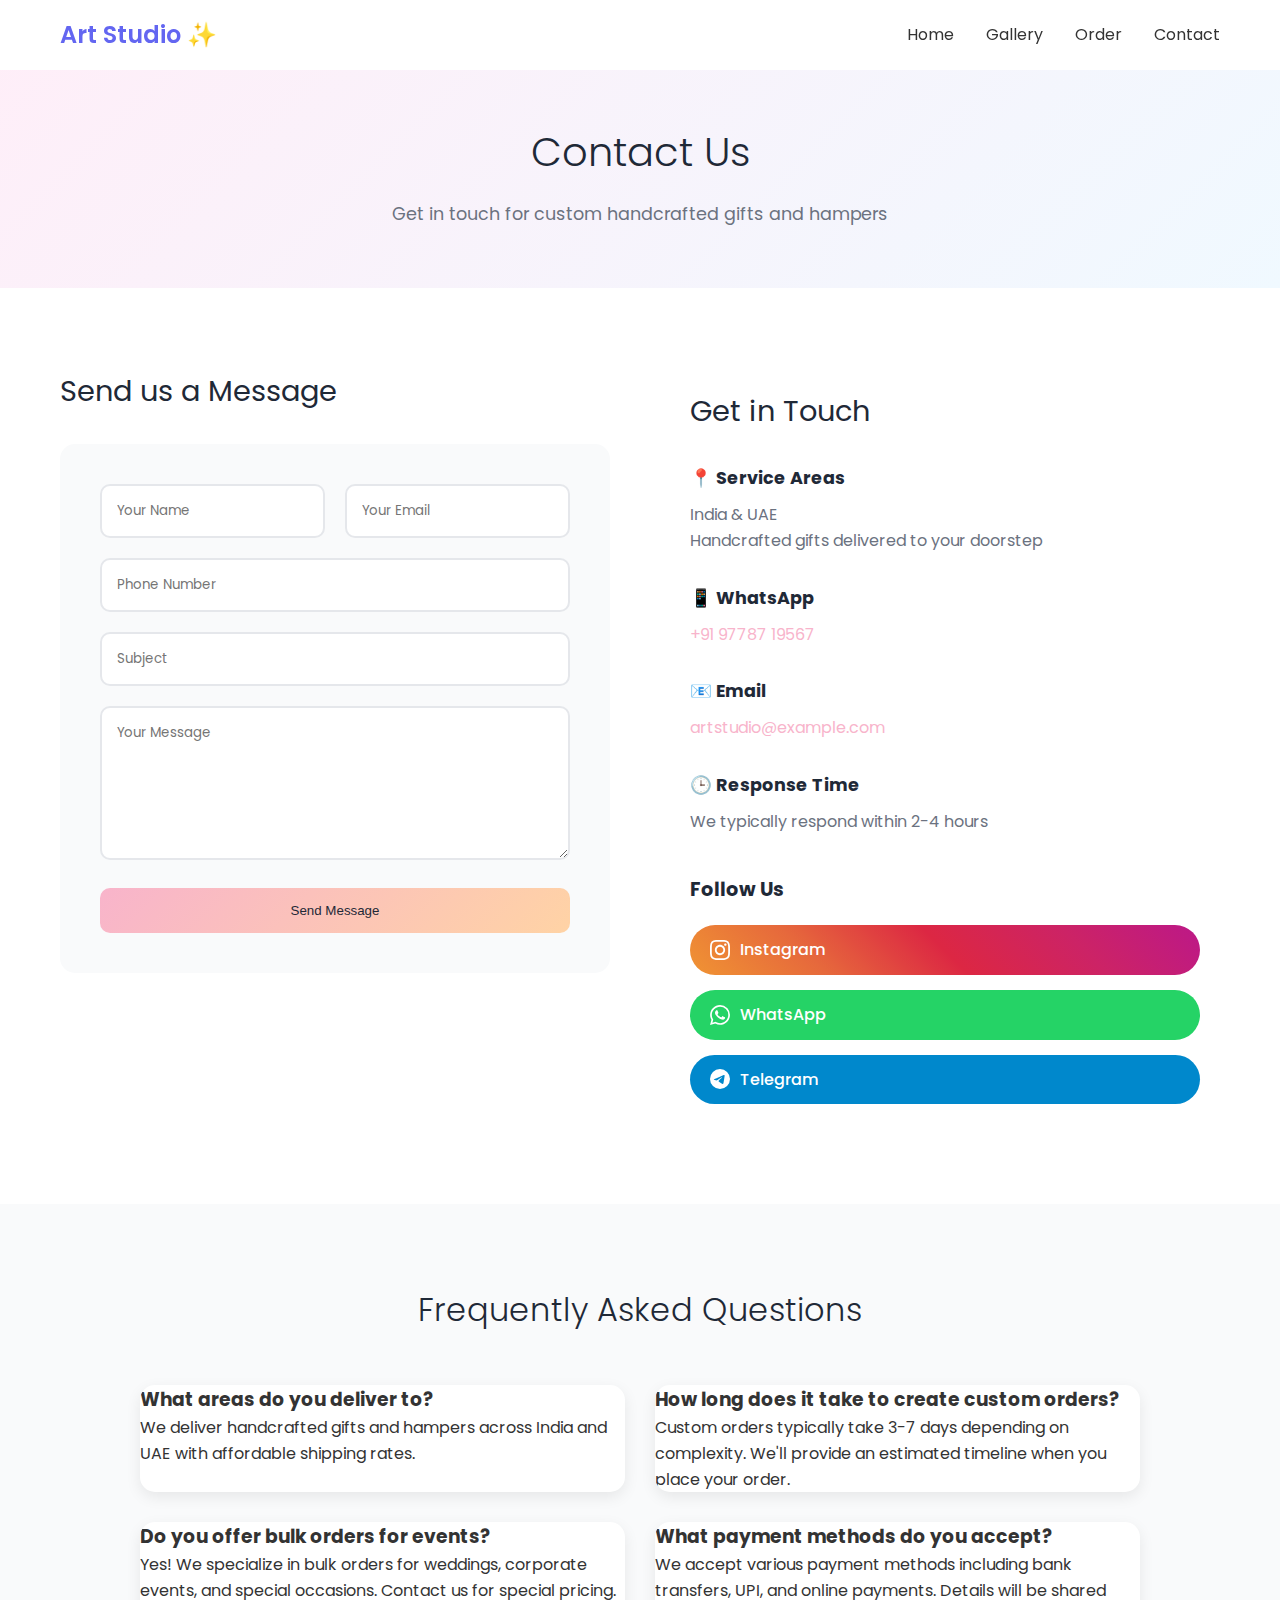
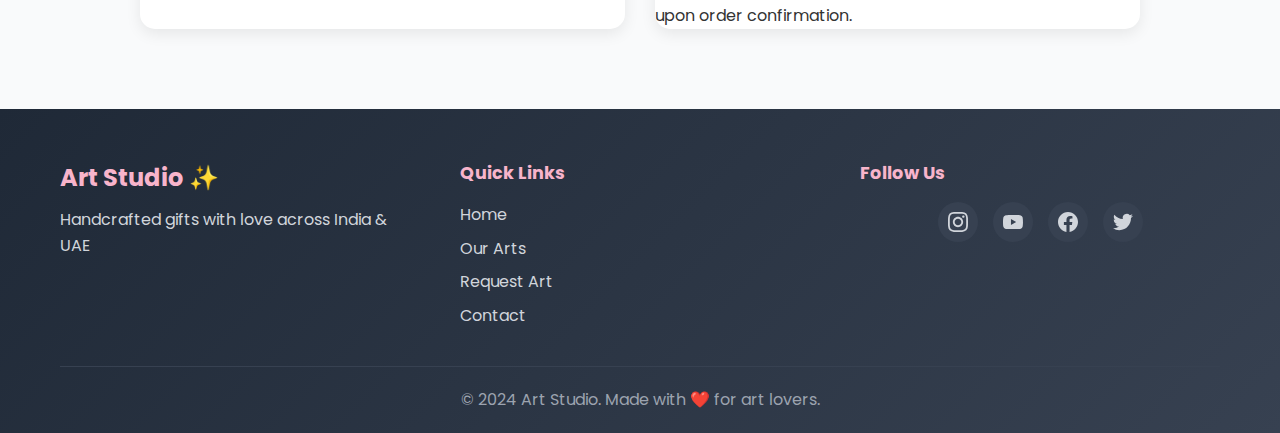
<file: contact.html>
<!DOCTYPE html>
<html lang="en">
<head>
    <meta charset="UTF-8">
    <meta name="viewport" content="width=device-width, initial-scale=1.0">
    <title>Contact Us - Art Studio | India & UAE</title>
    <meta name="description" content="Contact Art Studio for custom handcrafted gifts and hampers. Available across India & UAE with affordable prices.">
    <link href="https://fonts.googleapis.com/css2?family=Poppins:wght@300;400;500;600&display=swap" rel="stylesheet">
    <link rel="stylesheet" href="styles.css">
</head>
<body>
    <!-- Navigation -->
    <nav class="navbar">
        <div class="nav-container">
            <div class="nav-logo">Art Studio ✨</div>
            <ul class="nav-menu">
                <li><a href="index.html">Home</a></li>
                <li><a href="index.html#gallery">Gallery</a></li>
                <li><a href="index.html#order">Order</a></li>
                <li><a href="contact.html">Contact</a></li>
            </ul>
            <div class="hamburger">
                <span></span>
                <span></span>
                <span></span>
            </div>
        </div>
    </nav>

    <!-- Contact Header -->
    <section class="contact-header">
        <div class="container">
            <h1>Contact Us</h1>
            <p>Get in touch for custom handcrafted gifts and hampers</p>
        </div>
    </section>

    <!-- Contact Content -->
    <section class="contact-content">
        <div class="container">
            <div class="contact-grid">
                <!-- Contact Form -->
                <div class="contact-form-section">
                    <h2>Send us a Message</h2>
                    <form class="contact-form" id="contactForm">
                        <div class="form-row">
                            <div class="form-group">
                                <input type="text" placeholder="Your Name" required>
                            </div>
                            <div class="form-group">
                                <input type="email" placeholder="Your Email" required>
                            </div>
                        </div>
                        <div class="form-group">
                            <input type="text" placeholder="Phone Number">
                        </div>
                        <div class="form-group">
                            <input type="text" placeholder="Subject" required>
                        </div>
                        <div class="form-group">
                            <textarea placeholder="Your Message" rows="6" required></textarea>
                        </div>
                        <button type="submit" class="submit-btn">Send Message</button>
                    </form>
                </div>

                <!-- Contact Info -->
                <div class="contact-info">
                    <h2>Get in Touch</h2>
                    <div class="info-item">
                        <h3>📍 Service Areas</h3>
                        <p>India & UAE<br>Handcrafted gifts delivered to your doorstep</p>
                    </div>
                    
                    <div class="info-item">
                        <h3>📱 WhatsApp</h3>
                        <p><a href="https://wa.me/9778719567?text=Hi! I want a product">+91 97787 19567</a></p>
                    </div>
                    
                    <div class="info-item">
                        <h3>📧 Email</h3>
                        <p><a href="mailto:artstudio@example.com">artstudio@example.com</a></p>
                    </div>
                    
                    <div class="info-item">
                        <h3>🕒 Response Time</h3>
                        <p>We typically respond within 2-4 hours</p>
                    </div>

                    <!-- Social Links -->
                    <div class="social-section">
                        <h3>Follow Us</h3>
                        <div class="social-links">
                            <a href="https://instagram.com/artstudio_artstudio" target="_blank" class="social-btn instagram">
                                <svg width="20" height="20" viewBox="0 0 24 24" fill="currentColor">
                                    <path d="M12 2.163c3.204 0 3.584.012 4.85.07 3.252.148 4.771 1.691 4.919 4.919.058 1.265.069 1.645.069 4.849 0 3.205-.012 3.584-.069 4.849-.149 3.225-1.664 4.771-4.919 4.919-1.266.058-1.644.07-4.85.07-3.204 0-3.584-.012-4.849-.07-3.26-.149-4.771-1.699-4.919-4.92-.058-1.265-.07-1.644-.07-4.849 0-3.204.013-3.583.07-4.849.149-3.227 1.664-4.771 4.919-4.919 1.266-.057 1.645-.069 4.849-.069zm0-2.163c-3.259 0-3.667.014-4.947.072-4.358.2-6.78 2.618-6.98 6.98-.059 1.281-.073 1.689-.073 4.948 0 3.259.014 3.668.072 4.948.2 4.358 2.618 6.78 6.98 6.98 1.281.058 1.689.072 4.948.072 3.259 0 3.668-.014 4.948-.072 4.354-.2 6.782-2.618 6.979-6.98.059-1.28.073-1.689.073-4.948 0-3.259-.014-3.667-.072-4.947-.196-4.354-2.617-6.78-6.979-6.98-1.281-.059-1.69-.073-4.949-.073zm0 5.838c-3.403 0-6.162 2.759-6.162 6.162s2.759 6.163 6.162 6.163 6.162-2.759 6.162-6.163c0-3.403-2.759-6.162-6.162-6.162zm0 10.162c-2.209 0-4-1.79-4-4 0-2.209 1.791-4 4-4s4 1.791 4 4c0 2.21-1.791 4-4 4zm6.406-11.845c-.796 0-1.441.645-1.441 1.44s.645 1.44 1.441 1.44c.795 0 1.439-.645 1.439-1.40s-.644-1.44-1.439-1.40z"/>
                                </svg>
                                Instagram
                            </a>
                            <a href="https://wa.me/9778719567?text=Hi! I want a product" target="_blank" class="social-btn whatsapp">
                                <svg width="20" height="20" viewBox="0 0 24 24" fill="currentColor">
                                    <path d="M17.472 14.382c-.297-.149-1.758-.867-2.03-.967-.273-.099-.471-.148-.67.15-.197.297-.767.966-.94 1.164-.173.199-.347.223-.644.075-.297-.15-1.255-.463-2.39-1.475-.883-.788-1.48-1.761-1.653-2.059-.173-.297-.018-.458.13-.606.134-.133.298-.347.446-.52.149-.174.198-.298.298-.497.099-.198.05-.371-.025-.52-.075-.149-.669-1.612-.916-2.207-.242-.579-.487-.5-.669-.51-.173-.008-.371-.01-.57-.01-.198 0-.52.074-.792.372-.272.297-1.04 1.016-1.04 2.479 0 1.462 1.065 2.875 1.213 3.074.149.198 2.096 3.2 5.077 4.487.709.306 1.262.489 1.694.625.712.227 1.36.195 1.871.118.571-.085 1.758-.719 2.006-1.413.248-.694.248-1.289.173-1.413-.074-.124-.272-.198-.57-.347m-5.421 7.403h-.004a9.87 9.87 0 01-5.031-1.378l-.361-.214-3.741.982.998-3.648-.235-.374a9.86 9.86 0 01-1.51-5.26c.001-5.45 4.436-9.884 9.888-9.884 2.64 0 5.122 1.03 6.988 2.898a9.825 9.825 0 012.893 6.994c-.003 5.45-4.437 9.884-9.885 9.884m8.413-18.297A11.815 11.815 0 0012.05 0C5.495 0 .16 5.335.157 11.892c0 2.096.547 4.142 1.588 5.945L.057 24l6.305-1.654a11.882 11.882 0 005.683 1.448h.005c6.554 0 11.89-5.335 11.893-11.893A11.821 11.821 0 0020.885 3.787"/>
                                </svg>
                                WhatsApp
                            </a>
                            <a href="https://t.me/artstudio" target="_blank" class="social-btn telegram">
                                <svg width="20" height="20" viewBox="0 0 24 24" fill="currentColor">
                                    <path d="M11.944 0A12 12 0 0 0 0 12a12 12 0 0 0 12 12 12 12 0 0 0 12-12A12 12 0 0 0 12 0a12 12 0 0 0-.056 0zm4.962 7.224c.1-.002.321.023.465.14a.506.506 0 0 1 .171.325c.016.093.036.306.02.472-.18 1.898-.962 6.502-1.36 8.627-.168.9-.499 1.201-.82 1.23-.696.065-1.225-.46-1.9-.902-1.056-.693-1.653-1.124-2.678-1.8-1.185-.78-.417-1.21.258-1.91.177-.184 3.247-2.977 3.307-3.23.007-.032.014-.15-.056-.212s-.174-.041-.249-.024c-.106.024-1.793 1.14-5.061 3.345-.48.33-.913.49-1.302.48-.428-.008-1.252-.241-1.865-.44-.752-.245-1.349-.374-1.297-.789.027-.216.325-.437.893-.663 3.498-1.524 5.83-2.529 6.998-3.014 3.332-1.386 4.025-1.627 4.476-1.635z"/>
                                </svg>
                                Telegram
                            </a>
                        </div>
                    </div>
                </div>
            </div>
        </div>
    </section>

    <!-- FAQ Section -->
    <section class="faq-section">
        <div class="container">
            <h2>Frequently Asked Questions</h2>
            <div class="faq-grid">
                <div class="faq-item">
                    <h3>What areas do you deliver to?</h3>
                    <p>We deliver handcrafted gifts and hampers across India and UAE with affordable shipping rates.</p>
                </div>
                <div class="faq-item">
                    <h3>How long does it take to create custom orders?</h3>
                    <p>Custom orders typically take 3-7 days depending on complexity. We'll provide an estimated timeline when you place your order.</p>
                </div>
                <div class="faq-item">
                    <h3>Do you offer bulk orders for events?</h3>
                    <p>Yes! We specialize in bulk orders for weddings, corporate events, and special occasions. Contact us for special pricing.</p>
                </div>
                <div class="faq-item">
                    <h3>What payment methods do you accept?</h3>
                    <p>We accept various payment methods including bank transfers, UPI, and online payments. Details will be shared upon order confirmation.</p>
                </div>
            </div>
        </div>
    </section>

    <!-- Footer -->
    <footer class="footer">
        <div class="container">
            <div class="footer-content">
                <div class="footer-brand">
                    <h3>Art Studio ✨</h3>
                    <p>Handcrafted gifts with love across India & UAE</p>
                </div>
                <div class="footer-links">
                    <h4>Quick Links</h4>
                    <ul>
                        <li><a href="index.html">Home</a></li>
                        <li><a href="index.html#gallery">Our Arts</a></li>
                        <li><a href="index.html#order">Request Art</a></li>
                        <li><a href="contact.html">Contact</a></li>
                    </ul>
                </div>
                <div class="footer-contact">
                    <h4>Follow Us</h4>
                    <div class="social-icons">
                        <a href="https://instagram.com/artstudio_artstudio" target="_blank" class="social-icon">
                            <svg width="20" height="20" viewBox="0 0 24 24" fill="currentColor">
                                <path d="M12 2.163c3.204 0 3.584.012 4.85.07 3.252.148 4.771 1.691 4.919 4.919.058 1.265.069 1.645.069 4.849 0 3.205-.012 3.584-.069 4.849-.149 3.225-1.664 4.771-4.919 4.919-1.266.058-1.644.07-4.85.07-3.204 0-3.584-.012-4.849-.07-3.26-.149-4.771-1.699-4.919-4.92-.058-1.265-.07-1.644-.07-4.849 0-3.204.013-3.583.07-4.849.149-3.227 1.664-4.771 4.919-4.919 1.266-.057 1.645-.069 4.849-.069zm0-2.163c-3.259 0-3.667.014-4.947.072-4.358.2-6.78 2.618-6.98 6.98-.059 1.281-.073 1.689-.073 4.948 0 3.259.014 3.668.072 4.948.2 4.358 2.618 6.78 6.98 6.98 1.281.058 1.689.072 4.948.072 3.259 0 3.668-.014 4.948-.072 4.354-.2 6.782-2.618 6.979-6.98.059-1.28.073-1.689.073-4.948 0-3.259-.014-3.667-.072-4.947-.196-4.354-2.617-6.78-6.979-6.98-1.281-.059-1.69-.073-4.949-.073zm0 5.838c-3.403 0-6.162 2.759-6.162 6.162s2.759 6.163 6.162 6.163 6.162-2.759 6.162-6.163c0-3.403-2.759-6.162-6.162-6.162zm0 10.162c-2.209 0-4-1.79-4-4 0-2.209 1.791-4 4-4s4 1.791 4 4c0 2.21-1.791 4-4 4zm6.406-11.845c-.796 0-1.441.645-1.441 1.44s.645 1.44 1.441 1.44c.795 0 1.439-.645 1.439-1.40s-.644-1.44-1.439-1.40z"/>
                            </svg>
                        </a>
                        <a href="https://youtube.com/@artstudio" target="_blank" class="social-icon">
                            <svg width="20" height="20" viewBox="0 0 24 24" fill="currentColor">
                                <path d="M23.498 6.186a3.016 3.016 0 0 0-2.122-2.136C19.505 3.545 12 3.545 12 3.545s-7.505 0-9.377.505A3.017 3.017 0 0 0 .502 6.186C0 8.07 0 12 0 12s0 3.93.502 5.814a3.016 3.016 0 0 0 2.122 2.136c1.871.505 9.376.505 9.376.505s7.505 0 9.377-.505a3.015 3.015 0 0 0 2.122-2.136C24 15.93 24 12 24 12s0-3.93-.502-5.814zM9.545 15.568V8.432L15.818 12l-6.273 3.568z"/>
                            </svg>
                        </a>
                        <a href="https://facebook.com/artstudio" target="_blank" class="social-icon">
                            <svg width="20" height="20" viewBox="0 0 24 24" fill="currentColor">
                                <path d="M24 12.073c0-6.627-5.373-12-12-12s-12 5.373-12 12c0 5.99 4.388 10.954 10.125 11.854v-8.385H7.078v-3.47h3.047V9.43c0-3.007 1.792-4.669 4.533-4.669 1.312 0 2.686.235 2.686.235v2.953H15.83c-1.491 0-1.956.925-1.956 1.874v2.25h3.328l-.532 3.47h-2.796v8.385C19.612 23.027 24 18.062 24 12.073z"/>
                            </svg>
                        </a>
                        <a href="https://twitter.com/artstudio" target="_blank" class="social-icon">
                            <svg width="20" height="20" viewBox="0 0 24 24" fill="currentColor">
                                <path d="M23.953 4.57a10 10 0 01-2.825.775 4.958 4.958 0 002.163-2.723c-.951.555-2.005.959-3.127 1.184a4.92 4.92 0 00-8.384 4.482C7.69 8.095 4.067 6.13 1.64 3.162a4.822 4.822 0 00-.666 2.475c0 1.71.87 3.213 2.188 4.096a4.904 4.904 0 01-2.228-.616v.06a4.923 4.923 0 003.946 4.827 4.996 4.996 0 01-2.212.085 4.936 4.936 0 004.604 3.417 9.867 9.867 0 01-6.102 2.105c-.39 0-.779-.023-1.17-.067a13.995 13.995 0 007.557 2.209c9.053 0 13.998-7.496 13.998-13.985 0-.21 0-.42-.015-.63A9.935 9.935 0 0024 4.59z"/>
                            </svg>
                        </a>
                    </div>
                </div>
            </div>
            <div class="footer-bottom">
                <p>&copy; 2024 Art Studio. Made with ❤️ for art lovers.</p>
            </div>
        </div>
    </footer>

    <script>
        // Mobile Navigation Toggle
        const hamburger = document.querySelector('.hamburger');
        const navMenu = document.querySelector('.nav-menu');

        hamburger.addEventListener('click', () => {
            hamburger.classList.toggle('active');
            navMenu.classList.toggle('active');
        });

        // Contact form submission
        document.getElementById('contactForm').addEventListener('submit', (e) => {
            e.preventDefault();
            alert('Thank you for your message! We\'ll get back to you soon.');
            e.target.reset();
        });

        // Navbar background on scroll
        window.addEventListener('scroll', () => {
            const navbar = document.querySelector('.navbar');
            if (window.scrollY > 100) {
                navbar.style.background = 'rgba(255, 255, 255, 0.98)';
            } else {
                navbar.style.background = 'rgba(255, 255, 255, 0.95)';
            }
        });
    </script>
</body>
</html>
</file>
<file: styles.css>
/* YouTube video grid styling for video tab */
.insta-grid .grid-item iframe {
    width: 100%;
    max-width: 350px;
    min-width: 250px;
    height: 400px;
    border-radius: 12px;
    margin: 0 auto;
    display: block;
    background: #000;
}

.insta-grid {
    display: flex;
    flex-wrap: wrap;
    gap: 24px;
    justify-content: center;
    align-items: flex-start;
    margin-top: 32px;
}
* {
    margin: 0;
    padding: 0;
    box-sizing: border-box;
}

html {
    scroll-behavior: smooth;
}

body {
    font-family: 'Poppins', sans-serif;
    line-height: 1.6;
    color: #333;
    background-color: #fafafa;
}

.container {
    max-width: 1200px;
    margin: 0 auto;
    padding: 0 20px;
}

/* Navigation */
.navbar {
    position: fixed;
    top: 0;
    width: 100%;
    background: rgba(255, 255, 255, 0.95);
    backdrop-filter: blur(10px);
    z-index: 1000;
    padding: 1rem 0;
    transition: all 0.3s ease;
}

.nav-container {
    max-width: 1200px;
    margin: 0 auto;
    padding: 0 20px;
    display: flex;
    justify-content: space-between;
    align-items: center;
}

.nav-logo {
    font-size: 1.5rem;
    font-weight: 600;
    color: #6366f1;
}

.nav-menu {
    display: flex;
    list-style: none;
    gap: 2rem;
}

.nav-menu a {
    text-decoration: none;
    color: #333;
    font-weight: 400;
    transition: color 0.3s ease;
}

.nav-menu a:hover {
    color: #6366f1;
}

.hamburger {
    display: none;
    flex-direction: column;
    cursor: pointer;
}

.hamburger span {
    width: 25px;
    height: 3px;
    background: #333;
    margin: 3px 0;
    transition: 0.3s;
}

/* Header Section */
.header {
    padding: 100px 0 40px;
    background: linear-gradient(135deg, #ffeef8 0%, #f0f9ff 100%);
    text-align: center;
}

.brand-title {
    font-size: 2.5rem;
    font-weight: 300;
    margin-bottom: 0.5rem;
    color: #1f2937;
}

.tagline {
    font-size: 1.1rem;
    color: #6b7280;
    margin: 0;
}

/* Request Button Section */
.request-section {
    padding: 30px 0;
    text-align: center;
    background: white;
}

.request-btn {
    background: linear-gradient(135deg, #f8b4cb 0%, #ffd3a5 100%);
    border: none;
    color: #1f2937;
    padding: 12px 30px;
    font-size: 1rem;
    border-radius: 25px;
    cursor: pointer;
    transition: all 0.3s ease;
    font-family: inherit;
    font-weight: 500;
}

.request-btn:hover {
    transform: translateY(-2px);
    box-shadow: 0 5px 15px rgba(248, 180, 203, 0.4);
}

/* Our Arts Section */
.gallery {
    padding: 40px 0;
    background: white;
}

.section-title {
    text-align: center;
    font-size: 2.5rem;
    font-weight: 300;
    margin-bottom: 15px;
    color: #1f2937;
}

.section-desc {
    text-align: center;
    font-size: 1.1rem;
    color: #6b7280;
    margin-bottom: 30px;
    max-width: 600px;
    margin-left: auto;
    margin-right: auto;
    line-height: 1.6;
}

.category-tabs {
    display: flex;
    justify-content: center;
    gap: 10px;
    margin-bottom: 40px;
}

.tab-btn {
    background: #f3f4f6;
    border: none;
    color: #6b7280;
    padding: 10px 25px;
    border-radius: 25px;
    cursor: pointer;
    font-family: inherit;
    font-weight: 500;
    transition: all 0.3s ease;
}

.tab-btn.active {
    background: linear-gradient(135deg, #f8b4cb 0%, #ffd3a5 100%);
    color: #1f2937;
}

.tab-btn:hover {
    background: #e5e7eb;
}

.tab-btn.active:hover {
    background: linear-gradient(135deg, #f8b4cb 0%, #ffd3a5 100%);
}

.insta-grid {
    display: grid;
    grid-template-columns: repeat(3, 1fr);
    gap: 2px;
    max-width: 935px;
    margin: 0 auto;
}

.grid-item {
    aspect-ratio: 1;
    overflow: hidden;
    cursor: pointer;
    opacity: 0;
    transform: translateY(20px);
    transition: all 0.3s ease;
}

.grid-item.visible {
    opacity: 1;
    transform: translateY(0);
}

.grid-item img, .grid-item video {
    width: 100%;
    height: 100%;
    object-fit: cover;
    transition: transform 0.3s ease;
}

.grid-item:hover img, .grid-item:hover video {
    transform: scale(1.05);
}

.show-more-container {
    text-align: center;
    padding: 40px 0;
}

.show-more-btn {
    background: linear-gradient(135deg, #f8b4cb 0%, #ffd3a5 100%);
    border: none;
    color: #1f2937;
    padding: 12px 30px;
    font-size: 1rem;
    border-radius: 25px;
    cursor: pointer;
    transition: all 0.3s ease;
    font-family: inherit;
    font-weight: 500;
}

.show-more-btn:hover {
    transform: translateY(-2px);
    box-shadow: 0 5px 15px rgba(248, 180, 203, 0.4);
}

.show-more-btn.hidden {
    display: none;
}

/* About Section */
.about {
    padding: 80px 0;
    background: #f8fafc;
}

.about-content {
    text-align: center;
    max-width: 600px;
    margin: 0 auto;
}

.about-avatar {
    font-size: 4rem;
    margin-bottom: 20px;
}

.about-content p {
    font-size: 1.1rem;
    color: #666;
    line-height: 1.8;
}

/* Request Options */
.request-options {
    padding: 60px 0;
    background: #f9fafb;
}

.request-options h2 {
    text-align: center;
    font-size: 2rem;
    font-weight: 300;
    margin-bottom: 40px;
    color: #1f2937;
}

.options {
    display: grid;
    grid-template-columns: 1fr 1fr;
    gap: 40px;
    max-width: 800px;
    margin: 0 auto;
}

.form-option {
    background: white;
    padding: 30px;
    border-radius: 15px;
    box-shadow: 0 5px 20px rgba(0, 0, 0, 0.1);
}

.form-option h3 {
    font-size: 1.3rem;
    margin-bottom: 20px;
    color: #1f2937;
    text-align: center;
}

.form-option input,
.form-option textarea {
    width: 100%;
    padding: 12px 15px;
    border: 2px solid #e5e7eb;
    border-radius: 8px;
    margin-bottom: 15px;
    font-family: inherit;
    transition: border-color 0.3s ease;
}

.form-option input:focus,
.form-option textarea:focus {
    outline: none;
    border-color: #f8b4cb;
}

.form-option textarea {
    height: 80px;
    resize: vertical;
}

.form-option button {
    width: 100%;
    background: linear-gradient(135deg, #f8b4cb 0%, #ffd3a5 100%);
    border: none;
    color: #1f2937;
    padding: 12px;
    border-radius: 8px;
    cursor: pointer;
    font-weight: 500;
    transition: transform 0.3s ease;
}

.form-option button:hover {
    transform: translateY(-2px);
}

.whatsapp-option {
    background: white;
    padding: 30px;
    border-radius: 15px;
    box-shadow: 0 5px 20px rgba(0, 0, 0, 0.1);
    text-align: center;
    display: flex;
    flex-direction: column;
    justify-content: center;
}

.whatsapp-option h3 {
    font-size: 1.3rem;
    margin-bottom: 10px;
    color: #1f2937;
}

.whatsapp-option p {
    color: #6b7280;
    margin-bottom: 25px;
    font-size: 0.9rem;
}

.contact-options {
    background: white;
    padding: 30px;
    border-radius: 15px;
    box-shadow: 0 5px 20px rgba(0, 0, 0, 0.1);
    text-align: center;
    display: flex;
    flex-direction: column;
    justify-content: center;
}

.contact-options h3 {
    font-size: 1.3rem;
    margin-bottom: 20px;
    color: #1f2937;
}

.contact-buttons {
    display: flex;
    flex-direction: column;
    gap: 15px;
}

.contact-btn {
    display: flex;
    align-items: center;
    justify-content: center;
    gap: 10px;
    text-decoration: none;
    color: white;
    padding: 12px 20px;
    border-radius: 25px;
    font-weight: 500;
    transition: all 0.3s ease;
}

.contact-btn.whatsapp {
    background: #25d366;
}

.contact-btn.whatsapp:hover {
    background: #128c7e;
}

.contact-btn.instagram {
    background: linear-gradient(45deg, #f09433 0%, #e6683c 25%, #dc2743 50%, #cc2366 75%, #bc1888 100%);
}

.contact-btn.instagram:hover {
    transform: translateY(-2px);
}

.contact-btn.telegram {
    background: #0088cc;
}

.contact-btn.telegram:hover {
    background: #006699;
}

.contact-btn:hover {
    transform: translateY(-2px);
    box-shadow: 0 5px 15px rgba(0, 0, 0, 0.2);
}

/* Footer */
.footer {
    background: linear-gradient(135deg, #1f2937 0%, #374151 100%);
    color: white;
    padding: 50px 0 20px;
}

.footer-content {
    display: grid;
    grid-template-columns: 1fr 1fr 1fr;
    gap: 40px;
    margin-bottom: 30px;
}

.footer-brand h3 {
    font-size: 1.5rem;
    margin-bottom: 10px;
    color: #f8b4cb;
}

.footer-brand p {
    color: #d1d5db;
    line-height: 1.6;
}

.footer-links h4,
.footer-contact h4 {
    font-size: 1.1rem;
    margin-bottom: 15px;
    color: #f8b4cb;
}

.footer-links ul {
    list-style: none;
}

.footer-links li {
    margin-bottom: 8px;
}

.footer-links a {
    color: #d1d5db;
    text-decoration: none;
    transition: color 0.3s ease;
}

.footer-links a:hover {
    color: #f8b4cb;
}

.social-icons {
    display: flex;
    gap: 15px;
    justify-content: center;
}

.social-icon {
    display: flex;
    align-items: center;
    justify-content: center;
    width: 40px;
    height: 40px;
    color: #d1d5db;
    text-decoration: none;
    border-radius: 50%;
    transition: all 0.3s ease;
    background: #374151;
}

.social-icon:hover {
    transform: translateY(-2px);
    background: #f8b4cb;
    color: #1f2937;
}

.footer-bottom {
    text-align: center;
    padding-top: 20px;
    border-top: 1px solid #374151;
    color: #9ca3af;
}

/* Image Lightbox */
.lightbox {
    display: none;
    position: fixed;
    z-index: 2000;
    left: 0;
    top: 0;
    width: 100%;
    height: 100%;
    background-color: rgba(0, 0, 0, 0.9);
}

.lightbox-img, .lightbox-video {
    position: absolute;
    top: 50%;
    left: 50%;
    transform: translate(-50%, -50%);
    max-width: 90%;
    max-height: 90%;
    border-radius: 10px;
}

.lightbox-video {
    display: none;
}

.lightbox-close {
    position: absolute;
    top: 20px;
    right: 30px;
    color: white;
    font-size: 40px;
    font-weight: bold;
    cursor: pointer;
    z-index: 2001;
    background: rgba(0, 0, 0, 0.5);
    width: 50px;
    height: 50px;
    border-radius: 50%;
    display: flex;
    align-items: center;
    justify-content: center;
    transition: background 0.3s ease;
}

.lightbox-close:hover {
    background: rgba(0, 0, 0, 0.8);
}

.lightbox-nav {
    position: absolute;
    top: 50%;
    width: 100%;
    display: flex;
    justify-content: space-between;
    padding: 0 20px;
    transform: translateY(-50%);
    pointer-events: none;
}

.nav-btn {
    background: rgba(0, 0, 0, 0.5);
    color: white;
    border: none;
    width: 50px;
    height: 50px;
    border-radius: 50%;
    font-size: 20px;
    cursor: pointer;
    transition: all 0.3s ease;
    pointer-events: auto;
    display: none;
}

.nav-btn:hover {
    background: rgba(0, 0, 0, 0.8);
    transform: scale(1.1);
}

@media (min-width: 768px) {
    .nav-btn {
        display: block;
    }
}

@media (max-width: 480px) {
    .lightbox-close {
        top: 10px;
        right: 15px;
        font-size: 30px;
        width: 40px;
        height: 40px;
    }
}

/* Floating Instagram Button */
.floating-whatsapp {
    position: fixed;
    bottom: 30px;
    right: 30px;
    width: 60px;
    height: 60px;
    background: #25d366;
    border-radius: 50%;
    display: flex;
    align-items: center;
    justify-content: center;
    color: white;
    text-decoration: none;
    box-shadow: 0 4px 20px rgba(0, 0, 0, 0.2);
    transition: all 0.3s ease;
    z-index: 1000;
}

.floating-whatsapp:hover {
    transform: scale(1.1);
    box-shadow: 0 6px 25px rgba(37, 211, 102, 0.3);
}



/* Animations */
@keyframes fadeInUp {
    from {
        opacity: 0;
        transform: translateY(30px);
    }
    to {
        opacity: 1;
        transform: translateY(0);
    }
}

@keyframes fadeIn {
    from { opacity: 0; }
    to { opacity: 1; }
}

/* Mobile Responsive */
@media (max-width: 768px) {
    .nav-menu {
        position: fixed;
        left: -100%;
        top: 70px;
        flex-direction: column;
        background-color: white;
        width: 100%;
        text-align: center;
        transition: 0.3s;
        box-shadow: 0 10px 27px rgba(0, 0, 0, 0.05);
        padding: 2rem 0;
    }

    .nav-menu.active {
        left: 0;
    }

    .hamburger {
        display: flex;
    }

    .hamburger.active span:nth-child(2) {
        opacity: 0;
    }

    .hamburger.active span:nth-child(1) {
        transform: translateY(8px) rotate(45deg);
    }

    .hamburger.active span:nth-child(3) {
        transform: translateY(-8px) rotate(-45deg);
    }

    .brand-title {
        font-size: 2rem;
    }

    .options {
        grid-template-columns: 1fr;
        gap: 25px;
    }

    .form-option,
    .whatsapp-option {
        padding: 20px;
    }

    .insta-grid {
        gap: 1px;
    }

    .footer-content {
        grid-template-columns: 1fr;
        gap: 25px;
        text-align: center;
    }

    .section-title {
        font-size: 2rem;
    }

    .social-links {
        flex-direction: column;
        align-items: center;
    }

    .floating-instagram {
        bottom: 20px;
        right: 20px;
        width: 50px;
        height: 50px;
    }


}

/* Contact Page Styles */
.contact-header {
    padding: 120px 0 60px;
    background: linear-gradient(135deg, #ffeef8 0%, #f0f9ff 100%);
    text-align: center;
}

.contact-header h1 {
    font-size: 2.5rem;
    font-weight: 300;
    margin-bottom: 1rem;
    color: #1f2937;
}

.contact-header p {
    font-size: 1.1rem;
    color: #6b7280;
}

.contact-content {
    padding: 80px 0;
    background: white;
}

.contact-grid {
    display: grid;
    grid-template-columns: 1fr 1fr;
    gap: 60px;
    max-width: 1200px;
    margin: 0 auto;
}

.contact-form-section h2,
.contact-info h2 {
    font-size: 1.8rem;
    font-weight: 400;
    margin-bottom: 30px;
    color: #1f2937;
}

.contact-form {
    background: #f9fafb;
    padding: 40px;
    border-radius: 15px;
}

.form-row {
    display: grid;
    grid-template-columns: 1fr 1fr;
    gap: 20px;
}

.contact-form .form-group {
    margin-bottom: 20px;
}

.contact-form input,
.contact-form textarea {
    width: 100%;
    padding: 15px;
    border: 2px solid #e5e7eb;
    border-radius: 10px;
    font-family: inherit;
    transition: border-color 0.3s ease;
}

.contact-form input:focus,
.contact-form textarea:focus {
    outline: none;
    border-color: #f8b4cb;
}

.submit-btn {
    background: linear-gradient(135deg, #f8b4cb 0%, #ffd3a5 100%);
    color: #1f2937;
    border: none;
    padding: 15px 30px;
    border-radius: 10px;
    cursor: pointer;
    font-weight: 500;
    transition: transform 0.3s ease;
    width: 100%;
}

.submit-btn:hover {
    transform: translateY(-2px);
}

.contact-info {
    padding: 20px;
}

.info-item {
    margin-bottom: 30px;
}

.info-item h3 {
    font-size: 1.1rem;
    margin-bottom: 10px;
    color: #1f2937;
}

.info-item p {
    color: #6b7280;
    line-height: 1.6;
}

.info-item a {
    color: #f8b4cb;
    text-decoration: none;
}

.social-section {
    margin-top: 40px;
}

.social-section h3 {
    font-size: 1.2rem;
    margin-bottom: 20px;
    color: #1f2937;
}

.social-links {
    display: flex;
    flex-direction: column;
    gap: 15px;
}

.social-btn {
    display: flex;
    align-items: center;
    gap: 10px;
    padding: 12px 20px;
    border-radius: 25px;
    text-decoration: none;
    color: white;
    font-weight: 500;
    transition: transform 0.3s ease;
}

.social-btn.instagram {
    background: linear-gradient(45deg, #f09433 0%, #e6683c 25%, #dc2743 50%, #cc2366 75%, #bc1888 100%);
}

.social-btn.whatsapp {
    background: #25d366;
}

.social-btn.telegram {
    background: #0088cc;
}

.social-btn:hover {
    transform: translateY(-2px);
}

.faq-section {
    padding: 80px 0;
    background: #f9fafb;
}

.faq-section h2 {
    text-align: center;
    font-size: 2rem;
    font-weight: 300;
    margin-bottom: 50px;
    color: #1f2937;
}

.faq-grid {
    display: grid;
    grid-template-columns: 1fr 1fr;
    gap: 30px;
    max-width: 1000px;
    margin: 0 auto;
}

.faq-item {
    background: white;
    border-radius: 15px;
    box-shadow: 0 5px 15px rgba(0, 0, 0, 0.08);
    overflow: hidden;
}

.faq-question {
    padding: 25px;
    cursor: pointer;
    display: flex;
    justify-content: space-between;
    align-items: center;
    transition: background 0.3s ease;
}

.faq-question:hover {
    background: #f9fafb;
}

.faq-question h3 {
    font-size: 1.2rem;
    margin: 0;
    color: #1f2937;
}

.faq-toggle {
    font-size: 1.5rem;
    font-weight: bold;
    color: #f8b4cb;
    transition: transform 0.3s ease;
}

.faq-item.active .faq-toggle {
    transform: rotate(45deg);
}

.faq-answer {
    max-height: 0;
    overflow: hidden;
    transition: max-height 0.3s ease;
}

.faq-item.active .faq-answer {
    max-height: 200px;
}

.faq-answer p {
    padding: 0 25px 25px;
    margin: 0;
    color: #6b7280;
    line-height: 1.6;
}

@media (max-width: 768px) {
    .contact-grid {
        grid-template-columns: 1fr;
        gap: 40px;
    }
    
    .form-row {
        grid-template-columns: 1fr;
    }
    
    .faq-grid {
        grid-template-columns: 1fr;
    }
    
    .contact-form {
        padding: 25px;
    }
}

@media (max-width: 480px) {
    .brand-title {
        font-size: 1.8rem;
    }

    .container {
        padding: 0 15px;
    }

    .request-options h2 {
        font-size: 1.5rem;
    }

    .section-title {
        font-size: 1.8rem;
    }

    .section-desc {
        font-size: 1rem;
    }
    
    .contact-header h1 {
        font-size: 2rem;
    }
}

/* Developer Footer */
.dev-footer {
    background: #111827;
    color: #9ca3af;
    padding: 20px 0;
    border-top: 1px solid #374151;
}

.dev-content {
    display: flex;
    justify-content: space-between;
    align-items: center;
    flex-wrap: wrap;
    gap: 20px;
}

.dev-info {
    flex: 1;
}

.dev-info p {
    margin: 0;
    font-size: 0.9rem;
    line-height: 1.4;
}

.dev-info strong {
    color: #f8b4cb;
}

.dev-contact {
    display: flex;
    gap: 15px;
}

.dev-social {
    display: flex;
    align-items: center;
    justify-content: center;
    width: 35px;
    height: 35px;
    background: #374151;
    border-radius: 50%;
    color: #9ca3af;
    text-decoration: none;
    transition: all 0.3s ease;
}

.dev-social:hover {
    background: #f8b4cb;
    color: #111827;
    transform: translateY(-2px);
}

@media (max-width: 768px) {
    .dev-content {
        flex-direction: column;
        text-align: center;
    }
    
    .dev-info p {
        font-size: 0.8rem;
    }
}
</file>
